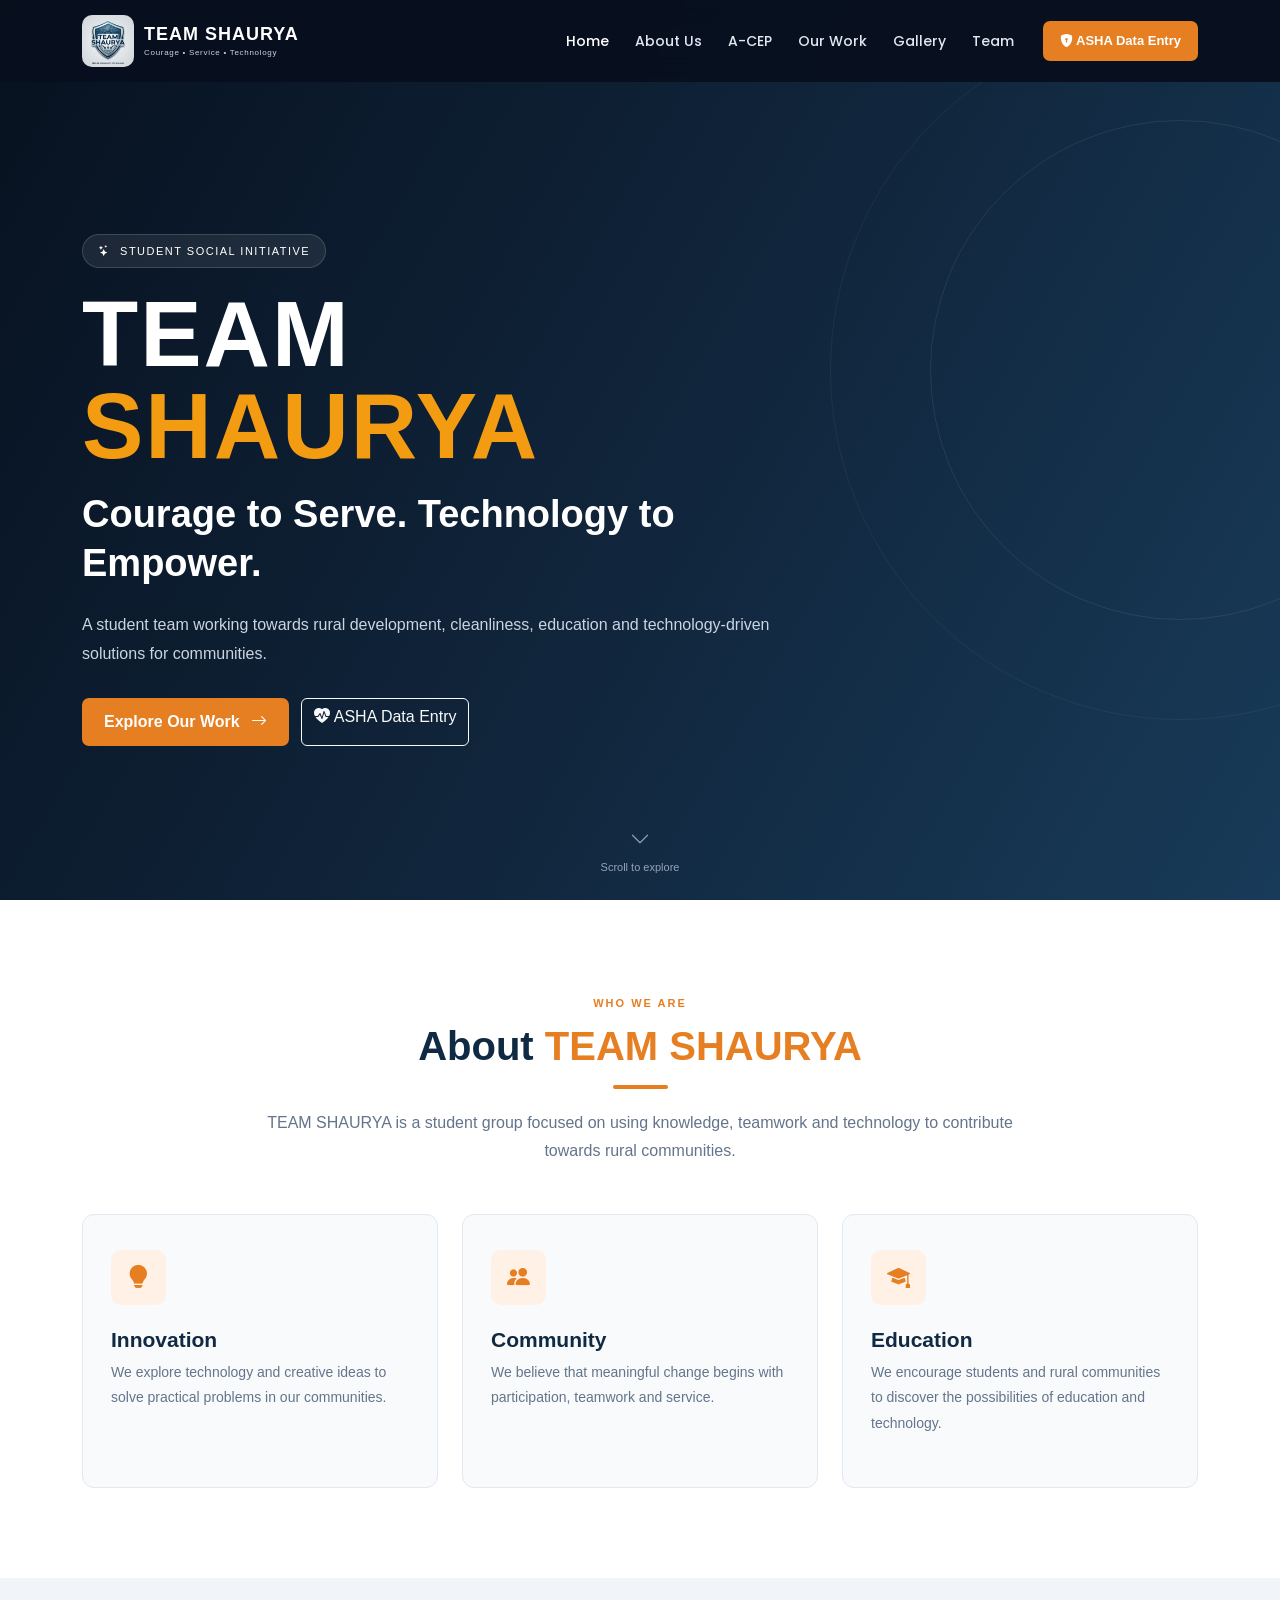
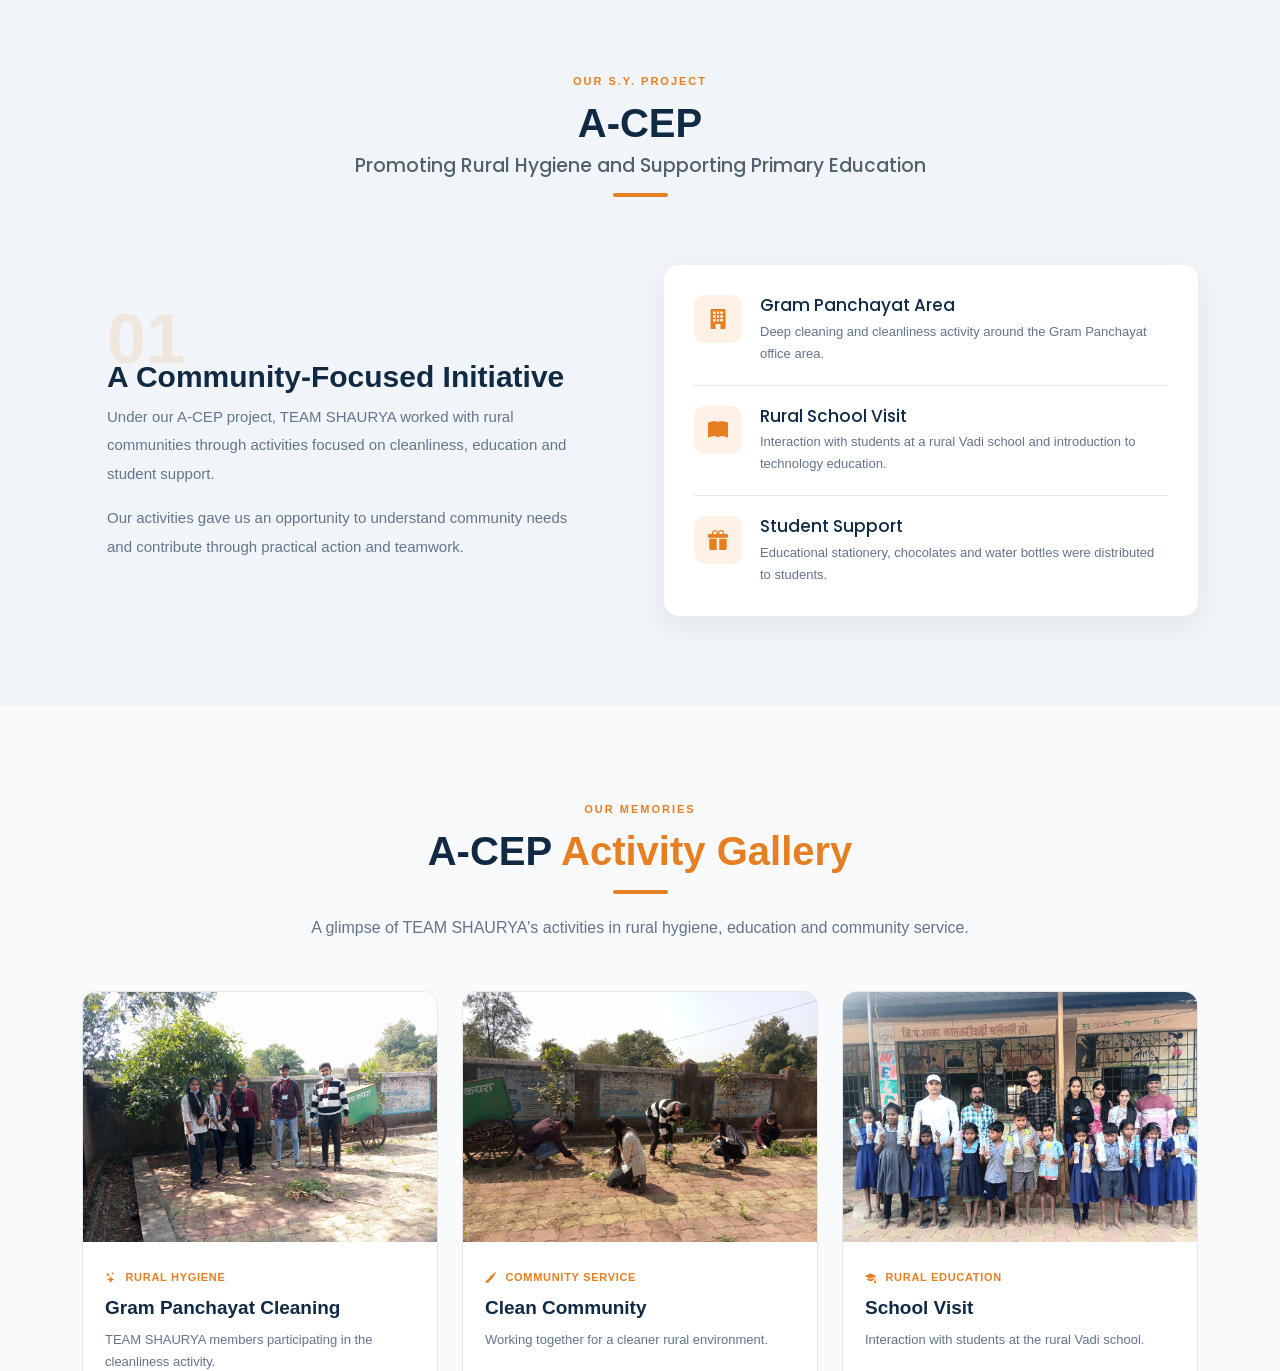
<file: index.html>
<!DOCTYPE html>
<html lang="en">
<head>
    <meta charset="UTF-8">
    <meta name="viewport" content="width=device-width, initial-scale=1.0">
    <title>Team Shaurya</title>
    <!-- Instantly redirects to the main website folder -->
    <meta http-equiv="refresh" content="0; url=TEAM-SHAURYA-WEBSITE/index.html">
</head>
<body>
    <p>Loading Team Shaurya Website... <a href="TEAM-SHAURYA-WEBSITE/index.html">Click here</a> if not redirected.</p>
</body>
</html>
</file>
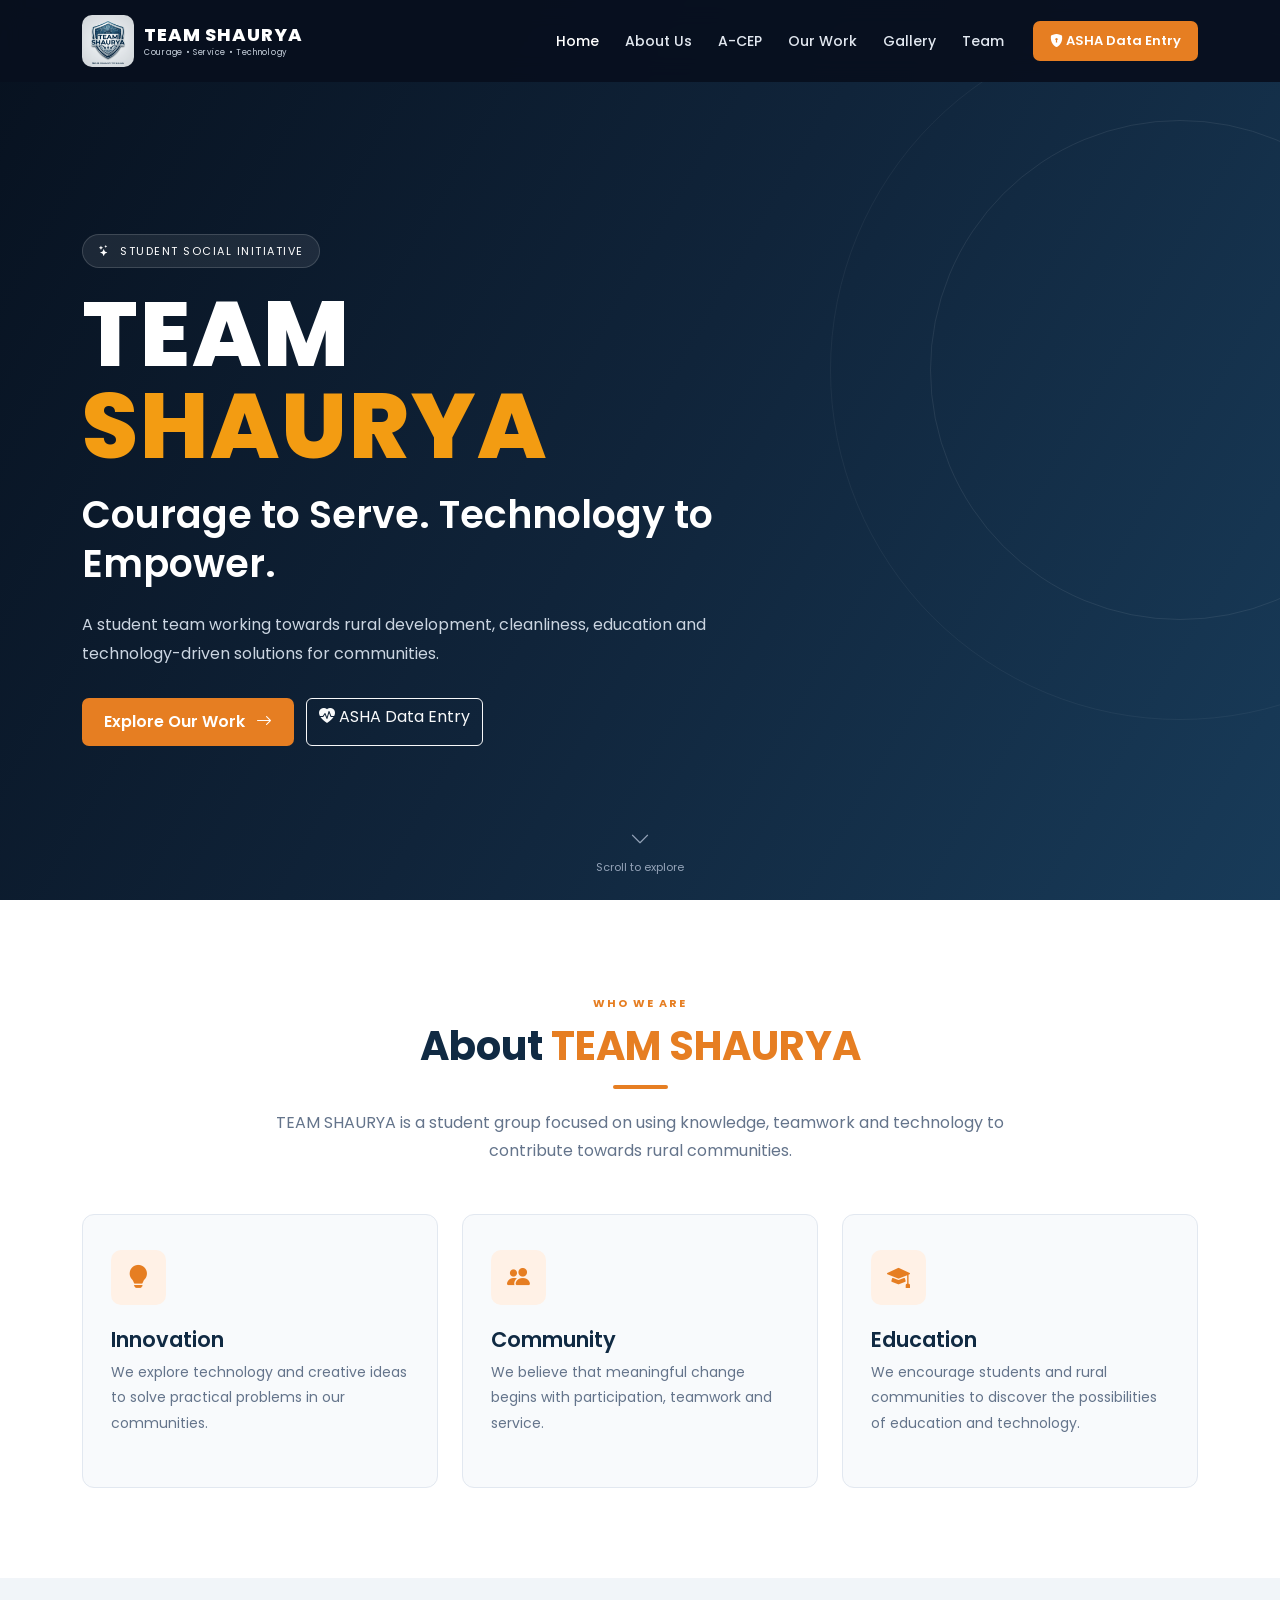
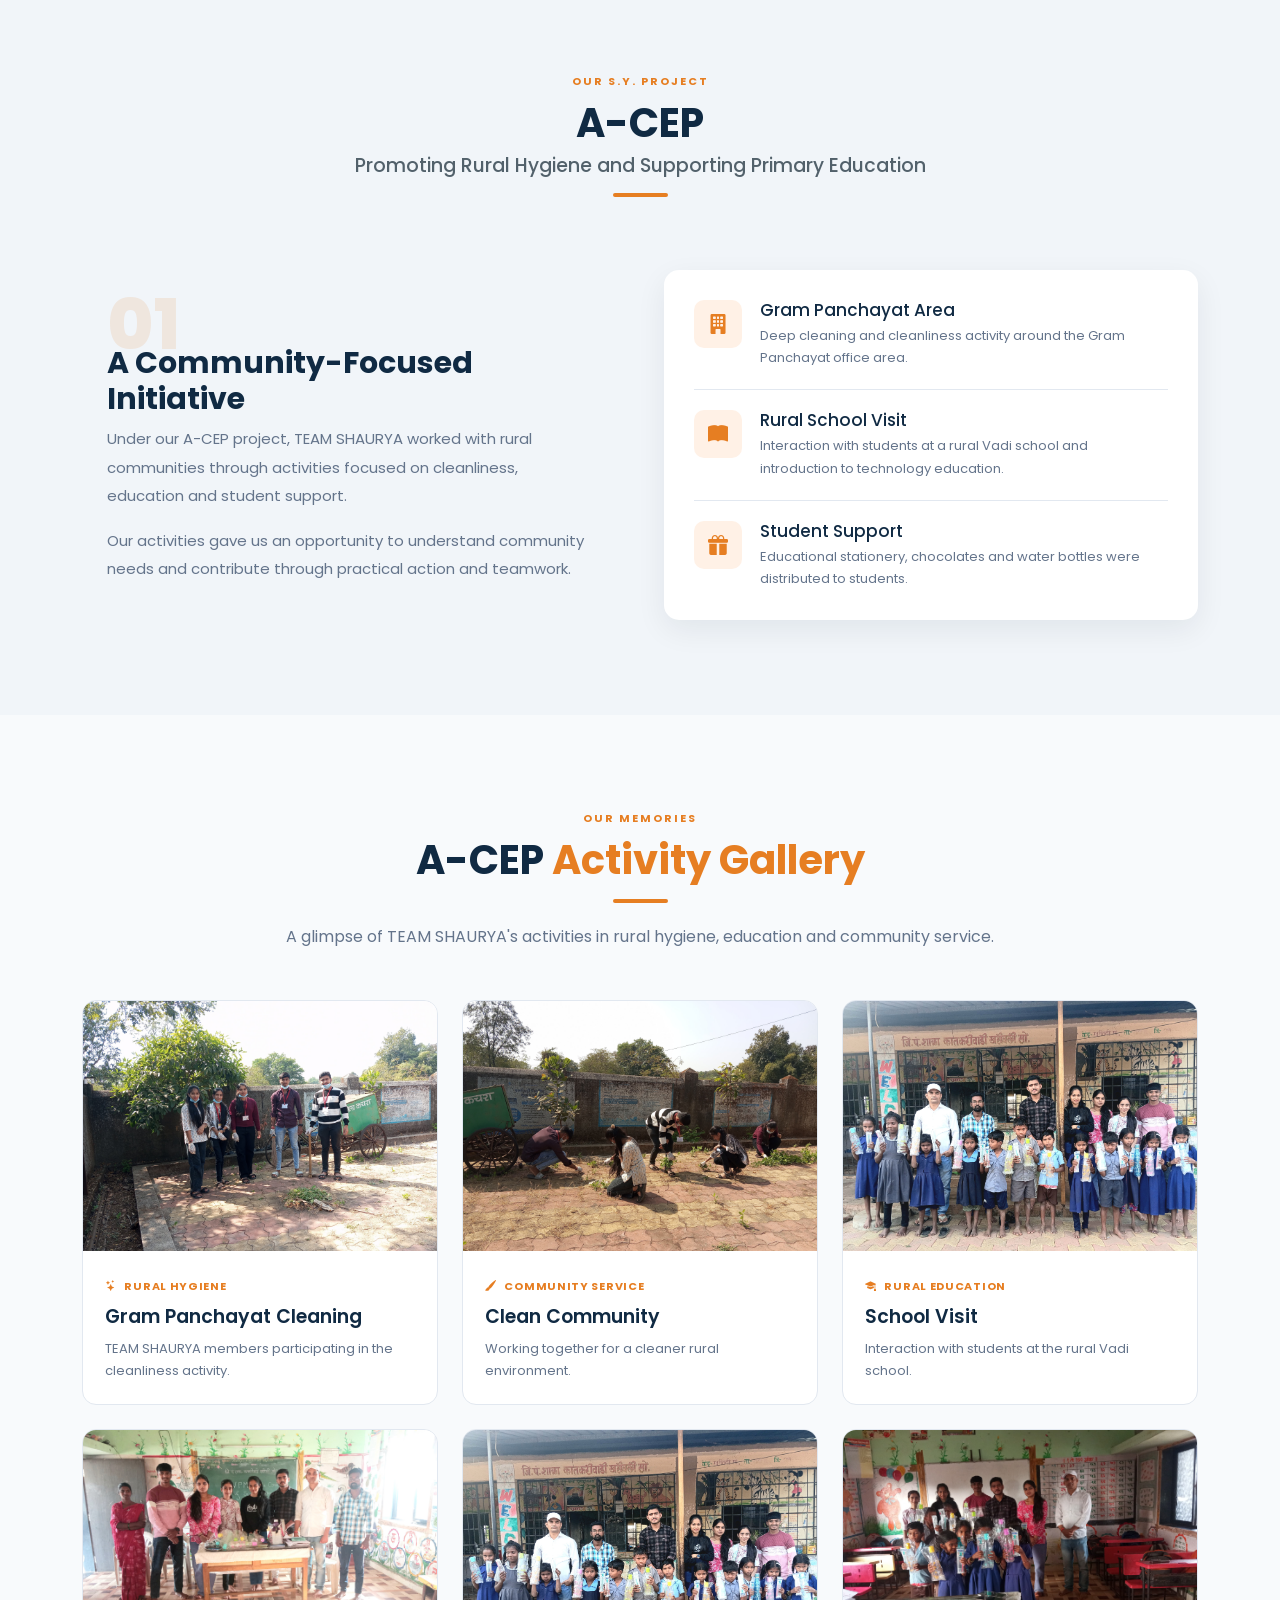
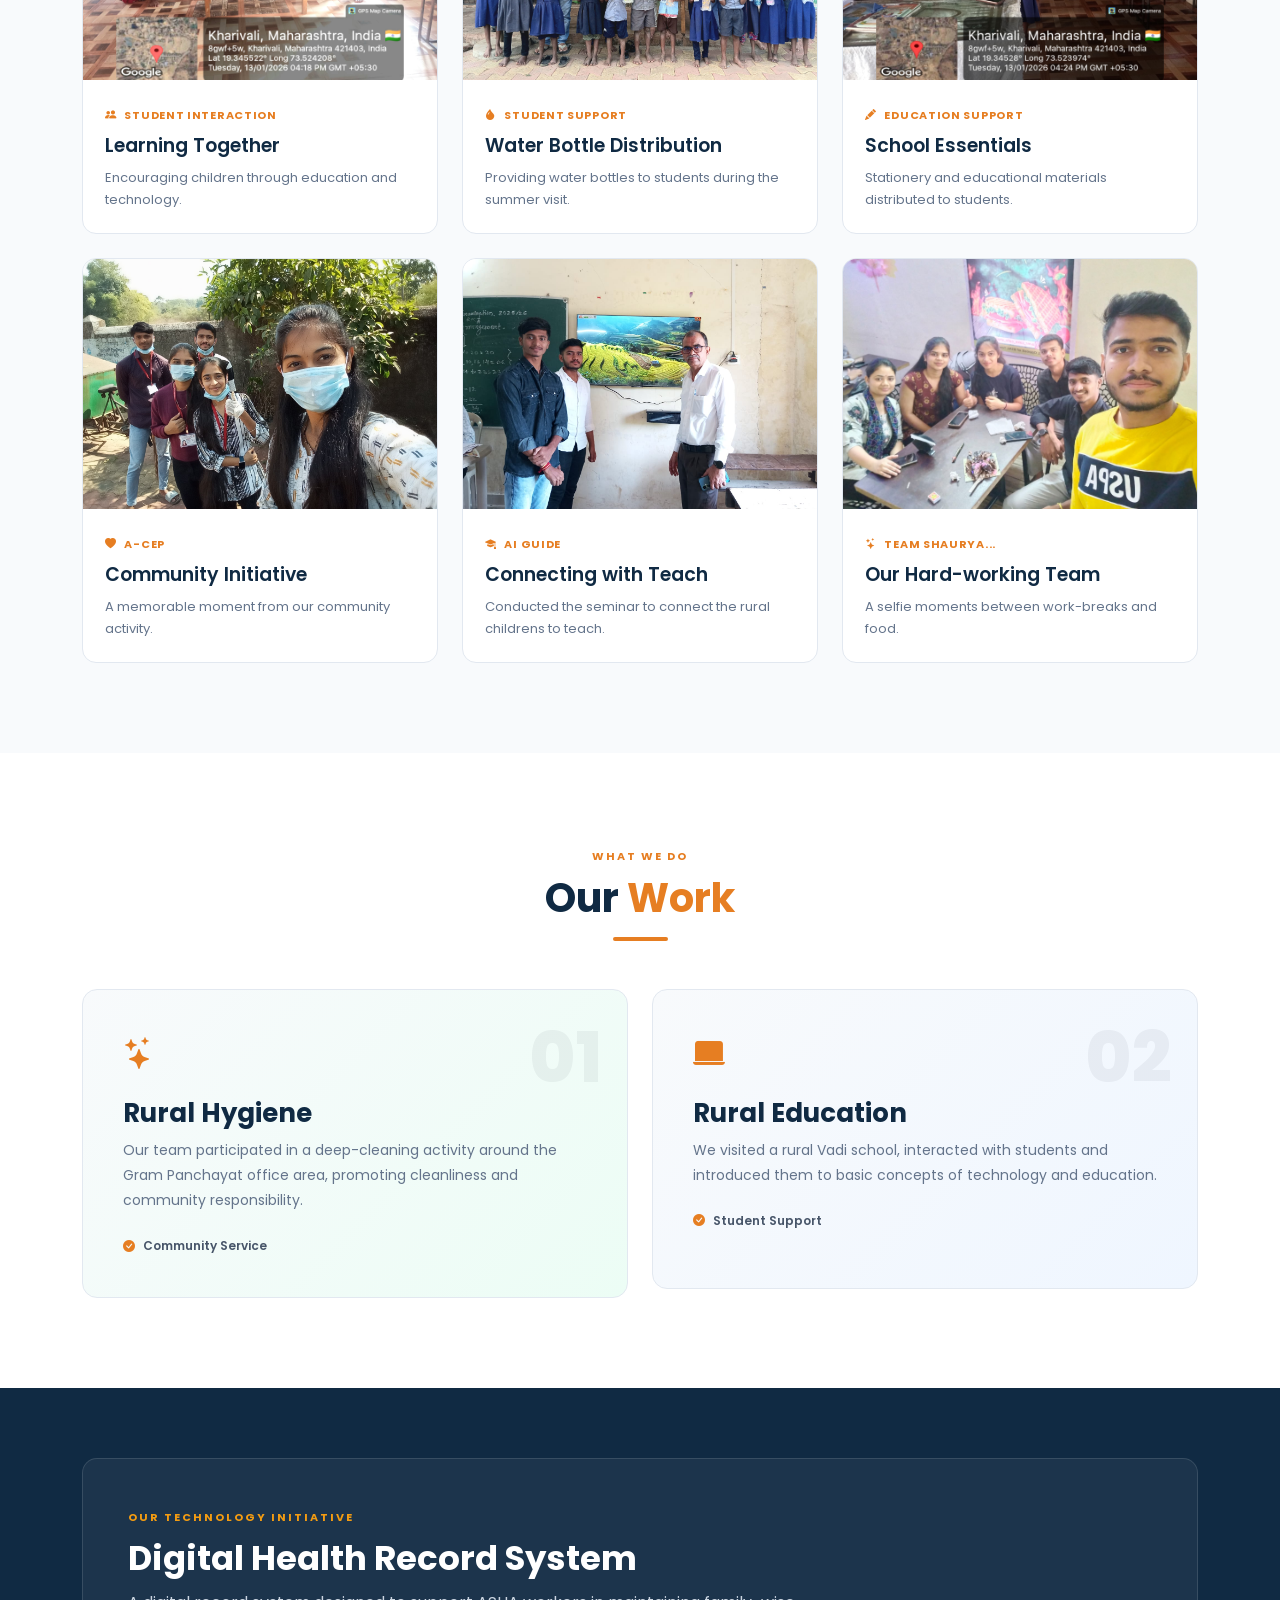
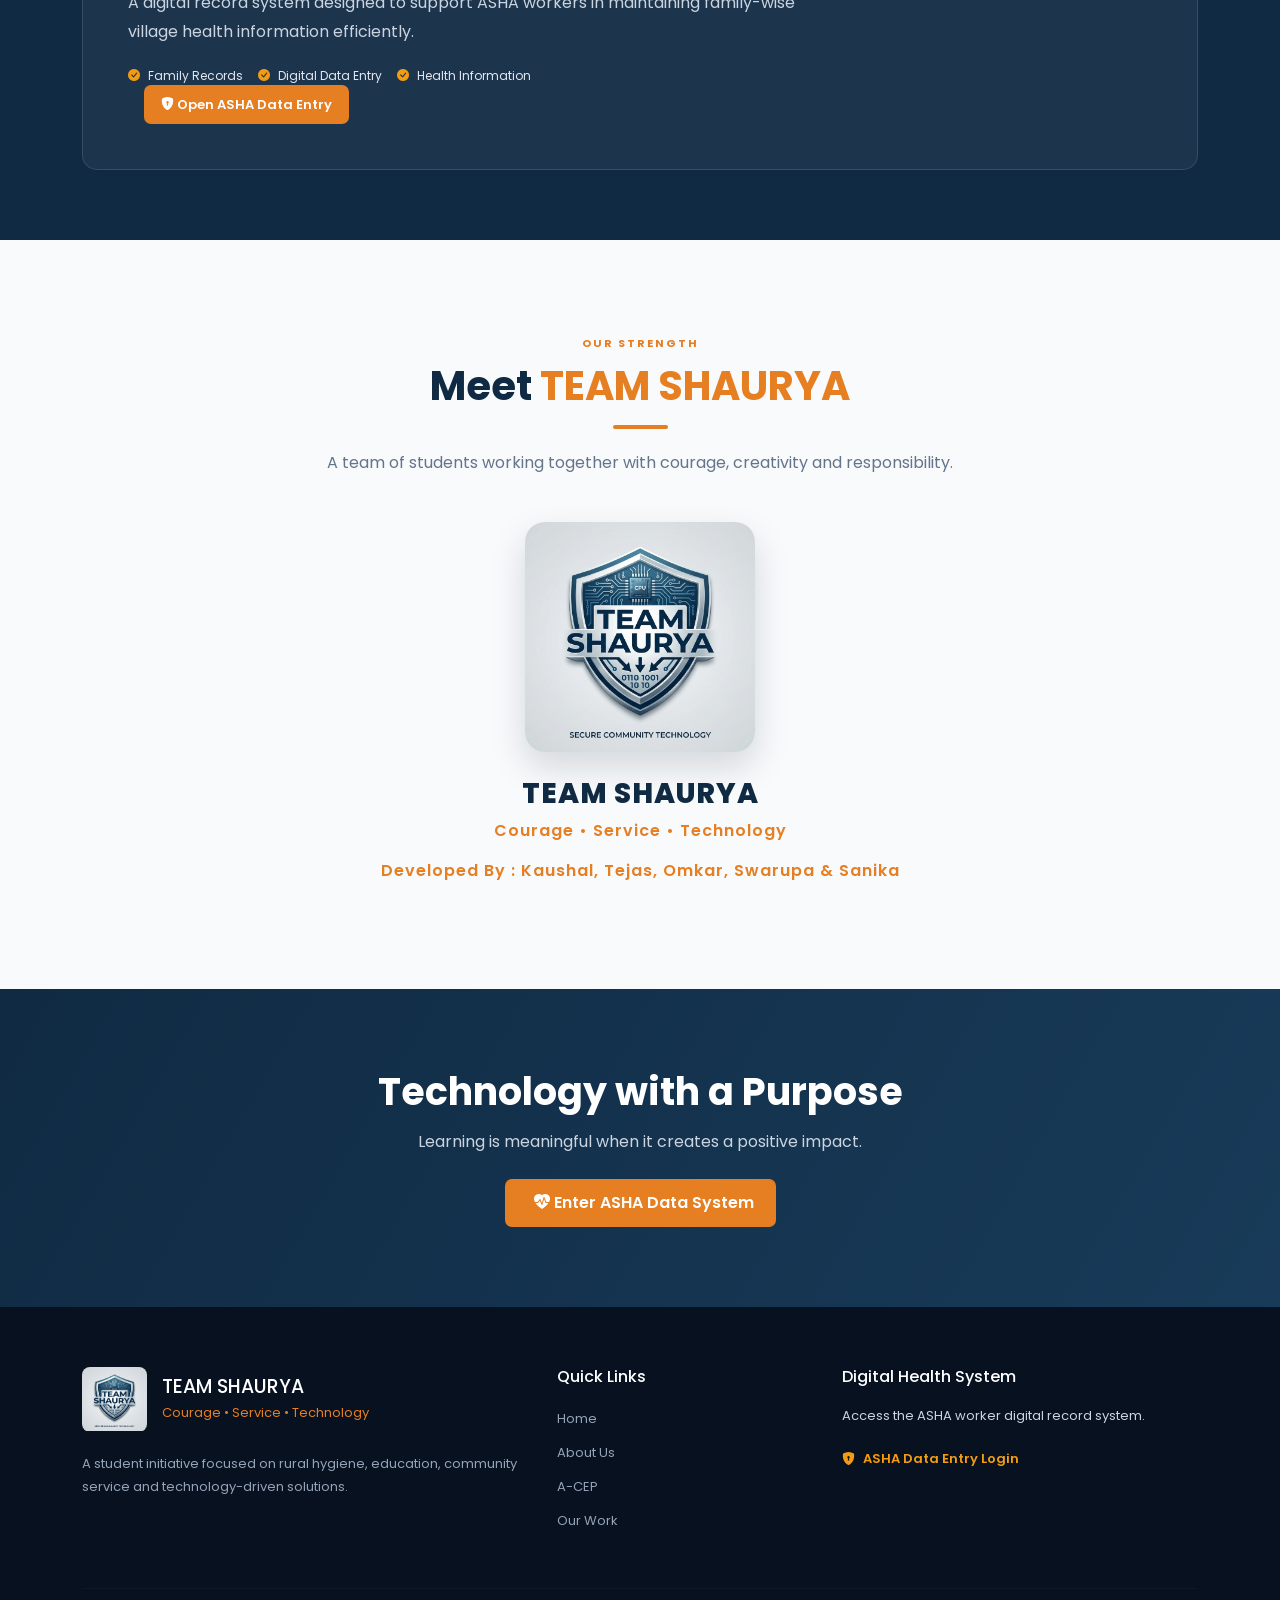
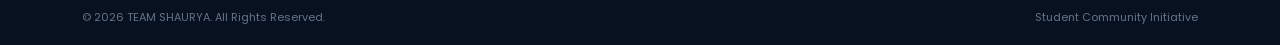
<file: TEAM-SHAURYA-WEBSITE/index.html>
<!DOCTYPE html>
<html lang="en">
<head>
    <meta charset="UTF-8">
    <meta name="viewport" content="width=device-width, initial-scale=1.0">

    <title>TEAM SHAURYA | Courage to Serve</title>

    <!-- Bootstrap -->
    <link
        href="https://cdn.jsdelivr.net/npm/bootstrap@5.3.3/dist/css/bootstrap.min.css"
        rel="stylesheet"
    >

    <!-- Bootstrap Icons -->
    <link
        rel="stylesheet"
        href="https://cdn.jsdelivr.net/npm/bootstrap-icons@1.11.3/font/bootstrap-icons.min.css"
    >

    <!-- Google Font -->
    <link
        href="https://fonts.googleapis.com/css2?family=Poppins:wght@300;400;500;600;700;800&display=swap"
        rel="stylesheet"
    >

    <!-- Main CSS -->
    <link rel="stylesheet" href="main.css">
</head>

<body>

<!-- =====================================================
     NAVBAR
===================================================== -->

<nav class="navbar navbar-expand-lg navbar-dark fixed-top main-navbar">

    <div class="container">

        <a class="navbar-brand d-flex align-items-center" href="#home">

            <img
                src="assets/NewLogo.png"
                alt="TEAM SHAURYA Logo"
                class="navbar-logo"
            >

            <div class="brand-text">
                <span class="brand-name">TEAM SHAURYA</span>
                <small>Courage • Service • Technology</small>
            </div>

        </a>

        <button
            class="navbar-toggler"
            type="button"
            data-bs-toggle="collapse"
            data-bs-target="#mainNavbar"
        >
            <span class="navbar-toggler-icon"></span>
        </button>

        <div class="collapse navbar-collapse" id="mainNavbar">

            <ul class="navbar-nav ms-auto align-items-lg-center">

                <li class="nav-item">
                    <a class="nav-link active" href="#home">Home</a>
                </li>

                <li class="nav-item">
                    <a class="nav-link" href="#about">About Us</a>
                </li>

                <li class="nav-item">
                    <a class="nav-link" href="#acep">A-CEP</a>
                </li>

                <li class="nav-item">
                    <a class="nav-link" href="#work">Our Work</a>
                </li>

                <li class="nav-item">
                    <a class="nav-link" href="#gallery">Gallery</a>
                </li>

                <li class="nav-item">
                    <a class="nav-link" href="#team">Team</a>
                </li>

                <li class="nav-item ms-lg-3">
                    <a href="../DigitalHealthRecordSystem/login.html" class="btn asha-nav-btn">
                        <i class="bi bi-shield-lock-fill"></i>
                        ASHA Data Entry
                    </a>
                </li>

            </ul>

        </div>

    </div>

</nav>


<!-- =====================================================
     HERO SECTION
===================================================== -->

<section id="home" class="hero-section">

    <div class="hero-overlay"></div>

    <div class="container hero-content">

        <div class="row align-items-center">

            <div class="col-lg-8">

                <span class="hero-tag">
                    <i class="bi bi-stars"></i>
                    STUDENT SOCIAL INITIATIVE
                </span>

                <h1>
                    TEAM <span>SHAURYA</span>
                </h1>

                <h2>
                    Courage to Serve. Technology to Empower.
                </h2>

                <p class="hero-description">
                    A student team working towards rural development,
                    cleanliness, education and technology-driven solutions
                    for communities.
                </p>

                <div class="hero-buttons">

                    <a href="#acep" class="btn btn-primary-custom">
                        Explore Our Work
                        <i class="bi bi-arrow-right"></i>
                    </a>

                    <a href="../DigitalHealthRecordSystem/login.html" class="btn btn-outline-light">
                        <i class="bi bi-heart-pulse-fill"></i>
                        ASHA Data Entry
                    </a>

                </div>

            </div>

        </div>

    </div>

    <div class="hero-scroll">
        <i class="bi bi-chevron-down"></i>
        <span>Scroll to explore</span>
    </div>

</section>


<!-- =====================================================
     ABOUT TEAM
===================================================== -->

<section id="about" class="section-padding about-section">

    <div class="container">

        <div class="section-heading text-center">

            <span class="section-label">
                WHO WE ARE
            </span>

            <h2>
                About <span>TEAM SHAURYA</span>
            </h2>

            <div class="heading-line"></div>

            <p>
                TEAM SHAURYA is a student group focused on using knowledge,
                teamwork and technology to contribute towards rural
                communities.
            </p>

        </div>


        <div class="row g-4 mt-4">

            <div class="col-md-4">

                <div class="about-card">

                    <div class="icon-box">
                        <i class="bi bi-lightbulb-fill"></i>
                    </div>

                    <h3>Innovation</h3>

                    <p>
                        We explore technology and creative ideas to solve
                        practical problems in our communities.
                    </p>

                </div>

            </div>


            <div class="col-md-4">

                <div class="about-card">

                    <div class="icon-box">
                        <i class="bi bi-people-fill"></i>
                    </div>

                    <h3>Community</h3>

                    <p>
                        We believe that meaningful change begins with
                        participation, teamwork and service.
                    </p>

                </div>

            </div>


            <div class="col-md-4">

                <div class="about-card">

                    <div class="icon-box">
                        <i class="bi bi-mortarboard-fill"></i>
                    </div>

                    <h3>Education</h3>

                    <p>
                        We encourage students and rural communities to
                        discover the possibilities of education and technology.
                    </p>

                </div>

            </div>

        </div>

    </div>

</section>


<!-- =====================================================
     A-CEP PROJECT
===================================================== -->

<section id="acep" class="section-padding acep-section">

    <div class="container">

        <div class="section-heading text-center">

            <span class="section-label">
                OUR S.Y. PROJECT
            </span>

            <h2>
                A-CEP
            </h2>

            <h3>
                Promoting Rural Hygiene and Supporting Primary Education
            </h3>

            <div class="heading-line"></div>

        </div>


        <div class="row align-items-center g-5 mt-3">

            <div class="col-lg-6">

                <div class="project-intro">

                    <span class="project-number">
                        01
                    </span>

                    <h3>
                        A Community-Focused Initiative
                    </h3>

                    <p>
                        Under our A-CEP project, TEAM SHAURYA worked with
                        rural communities through activities focused on
                        cleanliness, education and student support.
                    </p>

                    <p>
                        Our activities gave us an opportunity to understand
                        community needs and contribute through practical
                        action and teamwork.
                    </p>

                </div>

            </div>


            <div class="col-lg-6">

                <div class="project-highlight">

                    <div class="highlight-item">

                        <i class="bi bi-building-fill"></i>

                        <div>
                            <h4>Gram Panchayat Area</h4>

                            <p>
                                Deep cleaning and cleanliness activity around
                                the Gram Panchayat office area.
                            </p>
                        </div>

                    </div>


                    <div class="highlight-item">

                        <i class="bi bi-book-fill"></i>

                        <div>
                            <h4>Rural School Visit</h4>

                            <p>
                                Interaction with students at a rural Vadi
                                school and introduction to technology education.
                            </p>
                        </div>

                    </div>


                    <div class="highlight-item">

                        <i class="bi bi-gift-fill"></i>

                        <div>
                            <h4>Student Support</h4>

                            <p>
                                Educational stationery, chocolates and water
                                bottles were distributed to students.
                            </p>
                        </div>

                    </div>

                </div>

            </div>

        </div>

    </div>

</section>

<!-- =====================================================
     A-CEP ACTIVITY GALLERY
===================================================== -->

<section id="gallery" class="section-padding gallery-section">

    <div class="container">

        <div class="section-heading text-center">

            <span class="section-label">
                OUR MEMORIES
            </span>

            <h2>
                A-CEP <span>Activity Gallery</span>
            </h2>

            <div class="heading-line"></div>

            <p>
                A glimpse of TEAM SHAURYA's activities in rural
                hygiene, education and community service.
            </p>

        </div>


        <div class="row g-4 mt-4">

            <!-- Cleaning Activity -->

            <div class="col-lg-4 col-md-6">

                <div class="gallery-card">

                    <img
                        src="images/gramphoto.jpg"
                        alt="TEAM SHAURYA Gram Panchayat Cleaning Activity"
                    >

                    <div class="gallery-caption">

                        <span>
                            <i class="bi bi-stars"></i>
                            Rural Hygiene
                        </span>

                        <h3>
                            Gram Panchayat Cleaning
                        </h3>

                        <p>
                            TEAM SHAURYA members participating
                            in the cleanliness activity.
                        </p>

                    </div>

                </div>

            </div>


            <!-- Second Cleaning Photo -->

            <div class="col-lg-4 col-md-6">

                <div class="gallery-card">

                    <img
                        src="images/gramout.jpg"
                        alt="Gram Panchayat Area Cleaning"
                    >

                    <div class="gallery-caption">

                        <span>
                            <i class="bi bi-brush-fill"></i>
                            Community Service
                        </span>

                        <h3>
                            Clean Community
                        </h3>

                        <p>
                            Working together for a cleaner
                            rural environment.
                        </p>

                    </div>

                </div>

            </div>


            <!-- School Visit -->

            <div class="col-lg-4 col-md-6">

                <div class="gallery-card">

                    <img
                        src="images/Scholloutside.jpg"
                        alt="TEAM SHAURYA Rural School Visit"
                    >

                    <div class="gallery-caption">

                        <span>
                            <i class="bi bi-mortarboard-fill"></i>
                            Rural Education
                        </span>

                        <h3>
                            School Visit
                        </h3>

                        <p>
                            Interaction with students at
                            the rural Vadi school.
                        </p>

                    </div>

                </div>

            </div>


            <!-- Students -->

            <div class="col-lg-4 col-md-6">

                <div class="gallery-card">

                    <img
                        src="images/schoolinside.jpg"
                        alt="Students during TEAM SHAURYA School Visit"
                    >

                    <div class="gallery-caption">

                        <span>
                            <i class="bi bi-people-fill"></i>
                            Student Interaction
                        </span>

                        <h3>
                            Learning Together
                        </h3>

                        <p>
                            Encouraging children through
                            education and technology.
                        </p>

                    </div>

                </div>

            </div>


            <!-- Water Bottle Distribution -->

            <div class="col-lg-4 col-md-6">

                <div class="gallery-card">

                    <img
                        src="images/Scholloutside.jpg"
                        alt="Water Bottle Distribution"
                    >

                    <div class="gallery-caption">

                        <span>
                            <i class="bi bi-droplet-fill"></i>
                            Student Support
                        </span>

                        <h3>
                            Water Bottle Distribution
                        </h3>

                        <p>
                            Providing water bottles to students
                            during the summer visit.
                        </p>

                    </div>

                </div>

            </div>


            <!-- Educational Materials -->

            <div class="col-lg-4 col-md-6">

                <div class="gallery-card">

                    <img
                        src="images/teached.jpg"
                        alt="Educational Materials Distribution"
                    >

                    <div class="gallery-caption">

                        <span>
                            <i class="bi bi-pencil-fill"></i>
                            Education Support
                        </span>

                        <h3>
                            School Essentials
                        </h3>

                        <p>
                            Stationery and educational materials
                            distributed to students.
                        </p>

                    </div>

                </div>

            </div>


            <!-- Additional Activity -->

            <div class="col-lg-4 col-md-6">

                <div class="gallery-card">

                    <img
                        src="images/selfi.jpg"
                        alt="TEAM SHAURYA Community Activity"
                    >

                    <div class="gallery-caption">

                        <span>
                            <i class="bi bi-heart-fill"></i>
                            A-CEP
                        </span>

                        <h3>
                            Community Initiative
                        </h3>

                        <p>
                            A memorable moment from our
                            community activity.
                        </p>

                    </div>

                </div>

            </div>


            <!-- teach -->

            <div class="col-lg-4 col-md-6">

                <div class="gallery-card">

                    <img
                        src="images/thunetech.jpg"
                        alt="TEAM SHAURYA Community Activity"
                    >

                    <div class="gallery-caption">

                        <span>
                            <i class="bi bi-mortarboard-fill"></i>
                            AI guide
                        </span>

                        <h3>
                            Connecting with Teach
                        </h3>

                        <p>
                            Conducted the seminar to connect the rural
                            childrens to teach.
                        </p>

                    </div>

                </div>

            </div>


            <!-- Our Team -->

            <div class="col-lg-4 col-md-6">

                <div class="gallery-card">

                    <img
                        src="images/ourteam.jpg"
                        alt="TEAM SHAURYA Community Activity"
                    >

                    <div class="gallery-caption">

                        <span>
                            <i class="bi bi-stars"></i>
                            TEAM SHAURYA...
                        </span>

                        <h3>
                            Our Hard-working Team
                        </h3>

                        <p>
                            A selfie moments between work-breaks
                            and food.
                        </p>

                    </div>

                </div>

            </div>

        </div>

    </div>

</section>


<!-- =====================================================
     OUR WORK
===================================================== -->

<section id="work" class="section-padding work-section">

    <div class="container">

        <div class="section-heading text-center">

            <span class="section-label">
                WHAT WE DO
            </span>

            <h2>
                Our <span>Work</span>
            </h2>

            <div class="heading-line"></div>

        </div>


        <div class="row g-4 mt-4">

            <div class="col-md-6">

                <div class="work-card hygiene-card">

                    <div class="work-icon">
                        <i class="bi bi-stars"></i>
                    </div>

                    <div class="work-number">
                        01
                    </div>

                    <h3>
                        Rural Hygiene
                    </h3>

                    <p>
                        Our team participated in a deep-cleaning activity
                        around the Gram Panchayat office area, promoting
                        cleanliness and community responsibility.
                    </p>

                    <div class="work-footer">
                        <span>
                            <i class="bi bi-check-circle-fill"></i>
                            Community Service
                        </span>
                    </div>

                </div>

            </div>


            <div class="col-md-6">

                <div class="work-card education-card">

                    <div class="work-icon">
                        <i class="bi bi-laptop-fill"></i>
                    </div>

                    <div class="work-number">
                        02
                    </div>

                    <h3>
                        Rural Education
                    </h3>

                    <p>
                        We visited a rural Vadi school, interacted with
                        students and introduced them to basic concepts of
                        technology and education.
                    </p>

                    <div class="work-footer">
                        <span>
                            <i class="bi bi-check-circle-fill"></i>
                            Student Support
                        </span>
                    </div>

                </div>

            </div>

        </div>

    </div>

</section>


<!-- =====================================================
     DIGITAL HEALTH SYSTEM
===================================================== -->

<section class="health-section">

    <div class="container">

        <div class="health-panel">

            <div class="row align-items-center">

                <div class="col-lg-8">

                    <span class="health-label">
                        OUR TECHNOLOGY INITIATIVE
                    </span>

                    <h2>
                        Digital Health Record System
                    </h2>

                    <p>
                        A digital record system designed to support ASHA
                        workers in maintaining family-wise village health
                        information efficiently.
                    </p>

                    <div class="health-features">

                        <span>
                            <i class="bi bi-check-circle-fill"></i>
                            Family Records
                        </span>

                        <span>
                            <i class="bi bi-check-circle-fill"></i>
                            Digital Data Entry
                        </span>

                        <span>
                            <i class="bi bi-check-circle-fill"></i>
                            Health Information
                        </span>

                    </div>

                </div>


                <div class="nav-item ms-lg-3">

                    <!-- CHANGE THIS LINK ONLY IF YOUR ASHA LOGIN
                         FILE IS IN ANOTHER FOLDER -->

                    <a href="../DigitalHealthRecordSystem/login.html" class="btn asha-nav-btn">

                        <i class="bi bi-shield-lock-fill"></i>

                        Open ASHA Data Entry

                    </a>

                </div>

            </div>

        </div>

    </div>

</section>


<!-- =====================================================
     TEAM SECTION
===================================================== -->

<section id="team" class="section-padding team-section">

    <div class="container">

        <div class="section-heading text-center">

            <span class="section-label">
                OUR STRENGTH
            </span>

            <h2>
                Meet <span>TEAM SHAURYA</span>
            </h2>

            <div class="heading-line"></div>

            <p>
                A team of students working together with courage,
                creativity and responsibility.
            </p>

        </div>


        <div class="team-logo-area">

            <img
                src="assets/NewLogo.png"
                alt="TEAM SHAURYA"
                class="team-large-logo"
            >

            <h3>
                TEAM SHAURYA
            </h3>

            <p>
                Courage • Service • Technology
            </p>
            <p>Developed By : Kaushal, Tejas, Omkar, Swarupa & Sanika</p>

        </div>

        <!--
            We will add your complete group-member list here
            after you confirm the final order of names.
        -->

    </div>

</section>


<!-- =====================================================
     CALL TO ACTION
===================================================== -->

<section class="cta-section">

    <div class="container text-center">

        <h2>
            Technology with a Purpose
        </h2>

        <p>
            Learning is meaningful when it creates a positive impact.
        </p>

        <a href="../DigitalHealthRecordSystem/login.html" class="btn btn-primary-custom">
    

            <i class="bi bi-heart-pulse-fill"></i>

            Enter ASHA Data System

        </a>

    </div>

</section>


<!-- =====================================================
     FOOTER
===================================================== -->

<footer class="main-footer">

    <div class="container">

        <div class="row g-4">

            <div class="col-lg-5">

                <div class="footer-brand">

                    <img
                        src="assets/NewLogo.png"
                        alt="TEAM SHAURYA"
                    >

                    <div>
                        <h3>TEAM SHAURYA</h3>

                        <p>
                            Courage • Service • Technology
                        </p>
                    </div>

                </div>

                <p class="footer-description">
                    A student initiative focused on rural hygiene,
                    education, community service and technology-driven
                    solutions.
                </p>

            </div>


            <div class="col-6 col-lg-3">

                <h4>Quick Links</h4>

                <ul class="footer-links">

                    <li>
                        <a href="#home">Home</a>
                    </li>

                    <li>
                        <a href="#about">About Us</a>
                    </li>

                    <li>
                        <a href="#acep">A-CEP</a>
                    </li>

                    <li>
                        <a href="#work">Our Work</a>
                    </li>

                </ul>

            </div>


            <div class="col-6 col-lg-4">

                <h4>Digital Health System</h4>

                <p>
                    Access the ASHA worker digital record system.
                </p>

                <a href="../DigitalHealthRecordSystem/login.html" class="footer-login-btn">

                    <i class="bi bi-shield-lock-fill"></i>

                    ASHA Data Entry Login

                </a>

            </div>

        </div>


        <hr>


        <div class="footer-bottom">

            <p>
                © <span id="currentYear"></span>
                TEAM SHAURYA. All Rights Reserved.
            </p>

            <p>
                Student Community Initiative
            </p>

        </div>

    </div>

</footer>


<!-- Bootstrap JS -->
<script
    src="https://cdn.jsdelivr.net/npm/bootstrap@5.3.3/dist/js/bootstrap.bundle.min.js">
</script>

<!-- Main JS -->
<script src="main.js"></script>

</body>
</html>
</file>
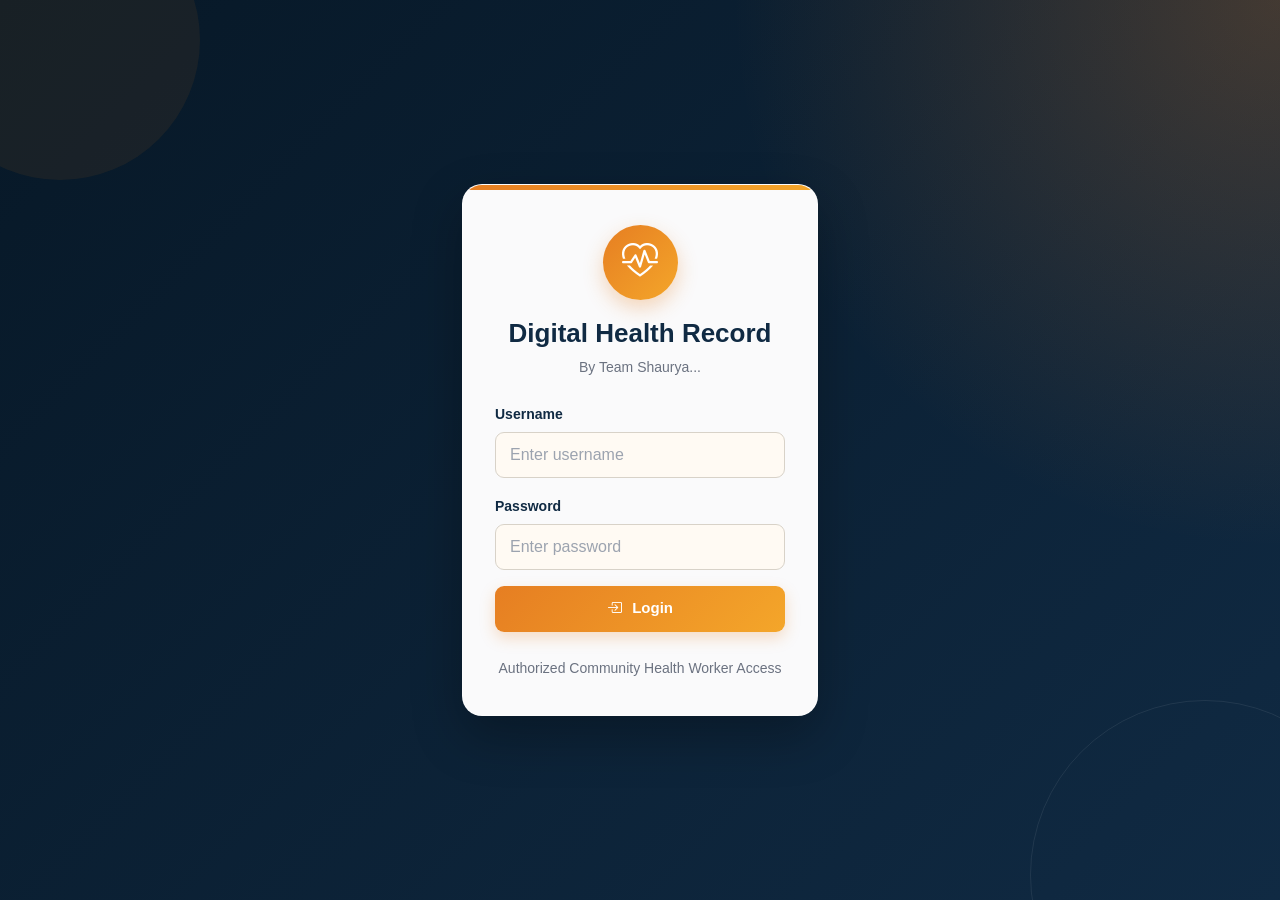
<file: DigitalHealthRecordSystem/login.html>
<!DOCTYPE html>
<html lang="en">
<head>
    <meta charset="UTF-8">
    <meta name="viewport" content="width=device-width, initial-scale=1.0">

    <title>Digital Health Record System</title>

    <!-- Bootstrap CSS -->
    <link href="https://cdn.jsdelivr.net/npm/bootstrap@5.3.3/dist/css/bootstrap.min.css" rel="stylesheet">

    <!-- Bootstrap Icons -->
    <link rel="stylesheet" href="https://cdn.jsdelivr.net/npm/bootstrap-icons@1.11.3/font/bootstrap-icons.min.css">

    <!-- Custom CSS -->
    <link rel="stylesheet" href="css/style.css">
</head>

<body class="login-body">

<div class="container">
    <div class="row justify-content-center align-items-center min-vh-100">

        <div class="col-md-5 col-lg-4">

            <div class="login-card">

                <div class="text-center mb-4">

                    <div class="health-icon">
                        <i class="bi bi-heart-pulse"></i>
                    </div>

                    <h2>Digital Health Record</h2>
                    
                    <p class="text-muted">
                        By Team Shaurya...
                    </p>
                   

                </div>

                <form onsubmit="loginUser(event)">

                    <div class="mb-3">
                        <label for="username" class="form-label">
                            Username
                        </label>

                        <input
                            type="text"
                            class="form-control"
                            id="username"
                            placeholder="Enter username"
                            required
                        >
                    </div>


                    <div class="mb-3">
                        <label for="password" class="form-label">
                            Password
                        </label>

                        <input
                            type="password"
                            class="form-control"
                            id="password"
                            placeholder="Enter password"
                            required
                        >
                    </div>


                    <div
                        id="loginError"
                        class="alert alert-danger d-none"
                    >
                        Invalid username or password.
                    </div>


                    <button
                        type="submit"
                        class="btn btn-primary w-100"
                    >
                        <i class="bi bi-box-arrow-in-right"></i>
                        Login
                    </button>

                </form>


                <div class="text-center mt-4">

                    <small class="text-muted">
                        Authorized Community Health Worker Access
                    </small>

                </div>
                
            </div>

        </div>

    </div>
</div>


<script src="js/login.js"></script>

</body>
</html>
</file>
<file: TEAM-SHAURYA-WEBSITE/main.css>
/* =====================================================
   TEAM SHAURYA - MAIN WEBSITE
===================================================== */

* {
    margin: 0;
    padding: 0;
    box-sizing: border-box;
}

html {
    scroll-behavior: smooth;
}

body {
    font-family: "Poppins", sans-serif;
    background: #f8fafc;
    color: #1f2937;
    overflow-x: hidden;
}

a {
    text-decoration: none;
}

section {
    scroll-margin-top: 80px;
}


/* =====================================================
   NAVBAR
===================================================== */

.main-navbar {
    background: rgba(8, 15, 30, 0.94);
    backdrop-filter: blur(12px);
    padding: 10px 0;
    transition: 0.3s ease;
}

.navbar-logo {
    width: 52px;
    height: 52px;
    object-fit: contain;
    border-radius: 10px;
    margin-right: 10px;
}

.brand-text {
    display: flex;
    flex-direction: column;
    line-height: 1.1;
}

.brand-name {
    font-size: 18px;
    font-weight: 800;
    letter-spacing: 1px;
}

.brand-text small {
    font-size: 8px;
    color: #cbd5e1;
    letter-spacing: 0.7px;
    margin-top: 4px;
}

.nav-link {
    color: #e2e8f0 !important;
    font-size: 14px;
    font-weight: 500;
    margin: 0 5px;
    transition: 0.3s;
}

.nav-link:hover,
.nav-link.active {
    color: #ffffff !important;
}

.asha-nav-btn {
    background: #e67e22;
    color: white;
    border-radius: 7px;
    padding: 9px 16px;
    font-size: 13px;
    font-weight: 600;
    transition: 0.3s;
}

.asha-nav-btn:hover {
    background: #cf6d17;
    color: white;
    transform: translateY(-2px);
}


/* =====================================================
   HERO
===================================================== */

.hero-section {
    min-height: 100vh;
    position: relative;
    display: flex;
    align-items: center;
    background:
        linear-gradient(
            120deg,
            #07111f 0%,
            #10243a 50%,
            #183b59 100%
        );
    color: white;
    overflow: hidden;
}

.hero-section::before {
    content: "";
    position: absolute;
    width: 500px;
    height: 500px;
    border-radius: 50%;
    border: 1px solid rgba(255,255,255,0.08);
    right: -150px;
    top: 120px;
}

.hero-section::after {
    content: "";
    position: absolute;
    width: 700px;
    height: 700px;
    border-radius: 50%;
    border: 1px solid rgba(255,255,255,0.05);
    right: -250px;
    top: 20px;
}

.hero-content {
    position: relative;
    z-index: 2;
    padding-top: 80px;
}

.hero-tag {
    display: inline-block;
    background: rgba(255,255,255,0.08);
    border: 1px solid rgba(255,255,255,0.15);
    padding: 8px 15px;
    border-radius: 30px;
    font-size: 11px;
    letter-spacing: 1.5px;
    margin-bottom: 20px;
}

.hero-tag i {
    margin-right: 5px;
}

.hero-section h1 {
    font-size: clamp(50px, 8vw, 92px);
    font-weight: 800;
    letter-spacing: 2px;
    line-height: 1;
    margin-bottom: 18px;
}

.hero-section h1 span {
    color: #f39c12;
}

.hero-section h2 {
    font-size: clamp(22px, 3vw, 38px);
    font-weight: 600;
    line-height: 1.3;
    max-width: 800px;
}

.hero-description {
    max-width: 700px;
    color: #cbd5e1;
    font-size: 16px;
    line-height: 1.8;
    margin: 22px 0 30px;
}

.hero-buttons {
    display: flex;
    flex-wrap: wrap;
    gap: 12px;
}

.btn-primary-custom {
    background: #e67e22;
    border: none;
    color: white;
    padding: 12px 22px;
    border-radius: 7px;
    font-weight: 600;
    transition: 0.3s;
}

.btn-primary-custom:hover {
    background: #cf6d17;
    color: white;
    transform: translateY(-2px);
}

.btn-primary-custom i {
    margin-left: 7px;
}

.hero-scroll {
    position: absolute;
    bottom: 25px;
    left: 50%;
    transform: translateX(-50%);
    display: flex;
    flex-direction: column;
    align-items: center;
    color: #94a3b8;
    font-size: 11px;
    gap: 4px;
}

.hero-scroll i {
    font-size: 20px;
}


/* =====================================================
   GENERAL SECTION
===================================================== */

.section-padding {
    padding: 90px 0;
}

.section-heading {
    max-width: 800px;
    margin: auto;
}

.section-label {
    display: inline-block;
    font-size: 11px;
    letter-spacing: 2px;
    font-weight: 700;
    color: #e67e22;
    margin-bottom: 10px;
}

.section-heading h2 {
    font-size: 40px;
    font-weight: 700;
    color: #102a43;
}

.section-heading h2 span {
    color: #e67e22;
}

.section-heading h3 {
    color: #52616b;
    font-size: 19px;
    font-weight: 500;
}

.section-heading p {
    color: #64748b;
    line-height: 1.8;
}

.heading-line {
    width: 55px;
    height: 4px;
    background: #e67e22;
    margin: 15px auto 20px;
    border-radius: 5px;
}


/* =====================================================
   ABOUT
===================================================== */

.about-section {
    background: white;
}

.about-card {
    background: #f8fafc;
    padding: 35px 28px;
    border-radius: 12px;
    height: 100%;
    border: 1px solid #e2e8f0;
    transition: 0.3s;
}

.about-card:hover {
    transform: translateY(-7px);
    box-shadow: 0 15px 35px rgba(15, 23, 42, 0.08);
}

.icon-box {
    width: 55px;
    height: 55px;
    display: flex;
    align-items: center;
    justify-content: center;
    background: #fff1e6;
    color: #e67e22;
    border-radius: 10px;
    font-size: 23px;
    margin-bottom: 22px;
}

.about-card h3 {
    font-size: 21px;
    font-weight: 600;
    color: #102a43;
}

.about-card p {
    color: #64748b;
    line-height: 1.8;
    font-size: 14px;
}


/* =====================================================
   A-CEP
===================================================== */

.acep-section {
    background: #f1f5f9;
}

.project-intro {
    position: relative;
    padding: 25px;
}

.project-number {
    font-size: 70px;
    font-weight: 800;
    color: rgba(230, 126, 34, 0.12);
    line-height: 1;
}

.project-intro h3 {
    font-size: 30px;
    color: #102a43;
    font-weight: 700;
    margin-top: -15px;
}

.project-intro p {
    color: #64748b;
    line-height: 1.9;
    font-size: 15px;
}

.project-highlight {
    background: white;
    border-radius: 15px;
    padding: 30px;
    box-shadow: 0 10px 30px rgba(15, 23, 42, 0.07);
}

.highlight-item {
    display: flex;
    gap: 18px;
    padding: 20px 0;
    border-bottom: 1px solid #e2e8f0;
}

.highlight-item:first-child {
    padding-top: 0;
}

.highlight-item:last-child {
    border-bottom: none;
    padding-bottom: 0;
}

.highlight-item > i {
    width: 48px;
    height: 48px;
    flex-shrink: 0;
    display: flex;
    align-items: center;
    justify-content: center;
    background: #fff1e6;
    color: #e67e22;
    border-radius: 10px;
    font-size: 20px;
}

.highlight-item h4 {
    color: #102a43;
    font-size: 17px;
    margin-bottom: 5px;
}

.highlight-item p {
    color: #64748b;
    font-size: 13px;
    line-height: 1.7;
    margin: 0;
}


/* =====================================================
   WORK
===================================================== */

.work-section {
    background: white;
}

.work-card {
    position: relative;
    padding: 40px;
    border-radius: 15px;
    min-height: 300px;
    overflow: hidden;
    border: 1px solid #e2e8f0;
    transition: 0.3s;
}

.work-card:hover {
    transform: translateY(-7px);
    box-shadow: 0 18px 40px rgba(15, 23, 42, 0.1);
}

.hygiene-card {
    background: linear-gradient(135deg, #f8fafc, #ecfdf5);
}

.education-card {
    background: linear-gradient(135deg, #f8fafc, #eff6ff);
}

.work-icon {
    font-size: 32px;
    color: #e67e22;
    margin-bottom: 20px;
}

.work-number {
    position: absolute;
    right: 25px;
    top: 15px;
    font-size: 70px;
    font-weight: 800;
    color: rgba(15, 23, 42, 0.05);
}

.work-card h3 {
    color: #102a43;
    font-size: 26px;
    font-weight: 700;
}

.work-card p {
    color: #64748b;
    line-height: 1.8;
    font-size: 14px;
    max-width: 550px;
}

.work-footer {
    margin-top: 20px;
}

.work-footer span {
    font-size: 12px;
    color: #475569;
    font-weight: 600;
}

.work-footer i {
    color: #e67e22;
    margin-right: 5px;
}


/* =====================================================
   HEALTH SYSTEM
===================================================== */

.health-section {
    padding: 70px 0;
    background: #102a43;
}

.health-panel {
    background: rgba(255,255,255,0.05);
    border: 1px solid rgba(255,255,255,0.12);
    padding: 45px;
    border-radius: 15px;
}

.health-label {
    font-size: 11px;
    letter-spacing: 2px;
    color: #f39c12;
    font-weight: 700;
}

.health-panel h2 {
    color: white;
    font-size: 34px;
    font-weight: 700;
    margin: 10px 0;
}

.health-panel p {
    color: #cbd5e1;
    line-height: 1.8;
    max-width: 750px;
}

.health-features {
    display: flex;
    flex-wrap: wrap;
    gap: 15px;
    margin-top: 20px;
}

.health-features span {
    color: #e2e8f0;
    font-size: 12px;
}

.health-features i {
    color: #f39c12;
    margin-right: 5px;
}

.health-login-btn {
    background: #e67e22;
    color: white;
    padding: 13px 20px;
    border-radius: 7px;
    font-weight: 600;
}

.health-login-btn:hover {
    background: #cf6d17;
    color: white;
}


/* =====================================================
   TEAM
===================================================== */

.team-section {
    background: #f8fafc;
}

.team-logo-area {
    text-align: center;
    margin-top: 45px;
}

.team-large-logo {
    width: 230px;
    height: 230px;
    object-fit: contain;
    border-radius: 20px;
    box-shadow: 0 15px 35px rgba(15, 23, 42, 0.15);
}

.team-logo-area h3 {
    margin-top: 25px;
    color: #102a43;
    font-size: 28px;
    font-weight: 800;
    letter-spacing: 1px;
}

.team-logo-area p {
    color: #e67e22;
    font-weight: 600;
    letter-spacing: 1px;
}


/* =====================================================
   CTA
===================================================== */

.cta-section {
    padding: 80px 20px;
    background:
        linear-gradient(
            120deg,
            #102a43,
            #183b59
        );
    color: white;
}

.cta-section h2 {
    font-size: 38px;
    font-weight: 700;
}

.cta-section p {
    color: #cbd5e1;
    margin: 15px 0 25px;
}


/* =====================================================
   FOOTER
===================================================== */

.main-footer {
    background: #07111f;
    color: #cbd5e1;
    padding: 60px 0 20px;
}

.footer-brand {
    display: flex;
    align-items: center;
    gap: 15px;
}

.footer-brand img {
    width: 65px;
    height: 65px;
    object-fit: contain;
    border-radius: 8px;
}

.footer-brand h3 {
    color: white;
    font-size: 19px;
    margin: 0;
}

.footer-brand p {
    color: #e67e22;
    font-size: 10px;
    margin: 4px 0 0;
}

.footer-description {
    color: #94a3b8;
    font-size: 13px;
    line-height: 1.8;
    max-width: 450px;
    margin-top: 20px;
}

.main-footer h4 {
    color: white;
    font-size: 16px;
    margin-bottom: 20px;
}

.footer-links {
    list-style: none;
    padding: 0;
}

.footer-links li {
    margin-bottom: 10px;
}

.footer-links a {
    color: #94a3b8;
    font-size: 13px;
    transition: 0.3s;
}

.footer-links a:hover {
    color: #f39c12;
}

.main-footer p {
    font-size: 13px;
}

.footer-login-btn {
    display: inline-block;
    margin-top: 8px;
    color: #f39c12;
    font-size: 13px;
    font-weight: 600;
}

.footer-login-btn i {
    margin-right: 5px;
}

.main-footer hr {
    border-color: rgba(255,255,255,0.1);
    margin: 40px 0 20px;
}

.footer-bottom {
    display: flex;
    justify-content: space-between;
    gap: 15px;
    flex-wrap: wrap;
}

.footer-bottom p {
    color: #64748b;
    margin: 0;
    font-size: 11px;
}


/* =====================================================
   MOBILE
===================================================== */

@media (max-width: 991px) {

    .navbar-collapse {
        background: #07111f;
        padding: 15px;
        margin-top: 10px;
        border-radius: 10px;
    }

    .nav-link {
        padding: 10px 5px !important;
    }

    .asha-nav-btn {
        display: inline-block;
        margin-top: 8px;
    }

    .hero-section {
        min-height: 90vh;
    }

    .hero-content {
        padding-top: 110px;
    }

    .health-panel {
        padding: 30px;
    }
}


@media (max-width: 576px) {

    .navbar-logo {
        width: 45px;
        height: 45px;
    }

    .brand-name {
        font-size: 15px;
    }

    .brand-text small {
        font-size: 7px;
    }

    .hero-section h1 {
        font-size: 50px;
    }

    .hero-section h2 {
        font-size: 23px;
    }

    .hero-description {
        font-size: 14px;
    }

    .hero-buttons {
        flex-direction: column;
        align-items: flex-start;
    }

    .section-padding {
        padding: 65px 0;
    }

    .section-heading h2 {
        font-size: 32px;
    }

    .project-intro {
        padding: 5px;
    }

    .project-intro h3 {
        font-size: 25px;
    }

    .work-card {
        padding: 30px;
    }

    .health-panel {
        padding: 25px;
    }

    .health-panel h2 {
        font-size: 27px;
    }

    .health-features {
        flex-direction: column;
        gap: 8px;
    }

    .team-large-logo {
        width: 190px;
        height: 190px;
    }

    .cta-section h2 {
        font-size: 30px;
    }

    .footer-bottom {
        flex-direction: column;
    }
}

/* =====================================================
   A-CEP GALLERY
===================================================== */

.gallery-section {
    background: #f8fafc;
}

.gallery-card {
    background: white;
    border-radius: 14px;
    overflow: hidden;
    border: 1px solid #e2e8f0;
    height: 100%;
    transition: 0.3s ease;
}

.gallery-card:hover {
    transform: translateY(-7px);
    box-shadow: 0 15px 35px rgba(15, 23, 42, 0.12);
}

.gallery-card img {
    width: 100%;
    height: 250px;
    object-fit: cover;
    display: block;
    transition: 0.4s ease;
}

.gallery-card:hover img {
    transform: scale(1.04);
}

.gallery-caption {
    padding: 22px;
}

.gallery-caption span {
    color: #e67e22;
    font-size: 11px;
    font-weight: 700;
    letter-spacing: 0.7px;
    text-transform: uppercase;
}

.gallery-caption span i {
    margin-right: 5px;
}

.gallery-caption h3 {
    color: #102a43;
    font-size: 19px;
    font-weight: 600;
    margin: 9px 0;
}

.gallery-caption p {
    color: #64748b;
    font-size: 13px;
    line-height: 1.7;
    margin: 0;
}

@media (max-width: 576px) {

    .gallery-card img {
        height: 230px;
    }

    .gallery-caption {
        padding: 18px;
    }
}
</file>
<file: DigitalHealthRecordSystem/css/style.css>
/* =========================================
   TEAM SHAURYA
   DIGITAL HEALTH RECORD SYSTEM
   LOGIN PAGE
========================================= */

:root {
    --ts-navy: #102a43;
    --ts-dark: #071827;
    --ts-orange: #e67e22;
    --ts-gold: #f4a62a;
    --ts-cream: #fffaf3;
    --ts-white: #ffffff;
    --ts-text: #243447;
    --ts-muted: #6b7280;
}


/* =========================================
   LOGIN BODY
========================================= */

.login-body {
    margin: 0;

    min-height: 100vh;

    font-family: "Segoe UI", Arial, Helvetica, sans-serif;

    background:
        radial-gradient(
            circle at top right,
            rgba(230, 126, 34, 0.25),
            transparent 35%
        ),
        linear-gradient(
            135deg,
            var(--ts-dark),
            var(--ts-navy)
        );

    color: var(--ts-text);

    position: relative;
}


/* =========================================
   DECORATIVE BACKGROUND
========================================= */

.login-body::before {
    content: "";

    position: fixed;

    width: 280px;
    height: 280px;

    border-radius: 50%;

    background: rgba(230, 126, 34, 0.08);

    top: -100px;
    left: -80px;

    pointer-events: none;
}

.login-body::after {
    content: "";

    position: fixed;

    width: 350px;
    height: 350px;

    border-radius: 50%;

    border: 1px solid rgba(255, 255, 255, 0.08);

    bottom: -150px;
    right: -100px;

    pointer-events: none;
}


/* =========================================
   LOGIN CARD
========================================= */

.login-card {
    background: rgba(255, 255, 255, 0.98);

    border-radius: 20px;

    padding: 35px 32px;

    border: 1px solid rgba(255, 255, 255, 0.5);

    box-shadow:
        0 20px 50px
        rgba(0, 0, 0, 0.28);

    position: relative;

    overflow: hidden;
}


/* Orange top line */

.login-card::before {
    content: "";

    position: absolute;

    top: 0;
    left: 0;

    width: 100%;
    height: 5px;

    background: linear-gradient(
        90deg,
        var(--ts-orange),
        var(--ts-gold)
    );
}


/* =========================================
   HEALTH ICON
========================================= */

.health-icon {
    width: 75px;
    height: 75px;

    margin: 5px auto 18px;

    display: flex;

    align-items: center;

    justify-content: center;

    border-radius: 50%;

    background:
        linear-gradient(
            135deg,
            var(--ts-orange),
            var(--ts-gold)
        );

    color: var(--ts-white);

    font-size: 36px;

    box-shadow:
        0 8px 20px
        rgba(230, 126, 34, 0.30);
}


/* =========================================
   LOGIN TITLE
========================================= */

.login-card h2 {
    color: var(--ts-navy);

    font-weight: 750;

    font-size: 26px;

    margin-bottom: 7px;
}


/* Subtitle */

.login-card .text-muted {
    color: var(--ts-muted) !important;

    font-size: 14px;
}


/* =========================================
   FORM LABELS
========================================= */

.login-card .form-label {
    color: var(--ts-navy);

    font-weight: 600;

    font-size: 14px;

    margin-bottom: 7px;
}


/* =========================================
   INPUTS
========================================= */

.login-card .form-control {
    min-height: 46px;

    border-radius: 9px;

    border: 1px solid #d8d2c8;

    padding-left: 14px;

    color: var(--ts-text);

    background: var(--ts-cream);
}

.login-card .form-control::placeholder {
    color: #9ca3af;
}

.login-card .form-control:focus {
    border-color: var(--ts-orange);

    background: var(--ts-white);

    box-shadow:
        0 0 0 0.2rem
        rgba(230, 126, 34, 0.15);
}


/* =========================================
   LOGIN ERROR
========================================= */

#loginError {
    border-radius: 8px;

    font-size: 14px;

    border: none;
}


/* =========================================
   LOGIN BUTTON
========================================= */

.login-card .btn-primary {
    min-height: 46px;

    border: none;

    border-radius: 9px;

    background:
        linear-gradient(
            135deg,
            var(--ts-orange),
            var(--ts-gold)
        );

    color: var(--ts-white);

    font-weight: 700;

    font-size: 15px;

    box-shadow:
        0 6px 15px
        rgba(230, 126, 34, 0.25);

    transition: all 0.25s ease;
}


.login-card .btn-primary:hover {
    background:
        linear-gradient(
            135deg,
            #cf6d17,
            #e89a1d
        );

    transform: translateY(-2px);

    box-shadow:
        0 9px 20px
        rgba(230, 126, 34, 0.30);
}


.login-card .btn-primary:active {
    transform: translateY(0);
}


/* Login icon */

.login-card .btn-primary i {
    margin-right: 6px;
}


/* =========================================
   FOOTER TEXT
========================================= */

.login-card small {
    color: var(--ts-muted) !important;

    font-size: 12px;
}


/* =========================================
   MOBILE
========================================= */

@media (max-width: 576px) {

    .login-card {
        padding: 30px 22px;

        border-radius: 16px;

        margin: 15px;
    }

    .login-card h2 {
        font-size: 23px;
    }

    .health-icon {
        width: 68px;
        height: 68px;

        font-size: 32px;
    }

}
</file>
